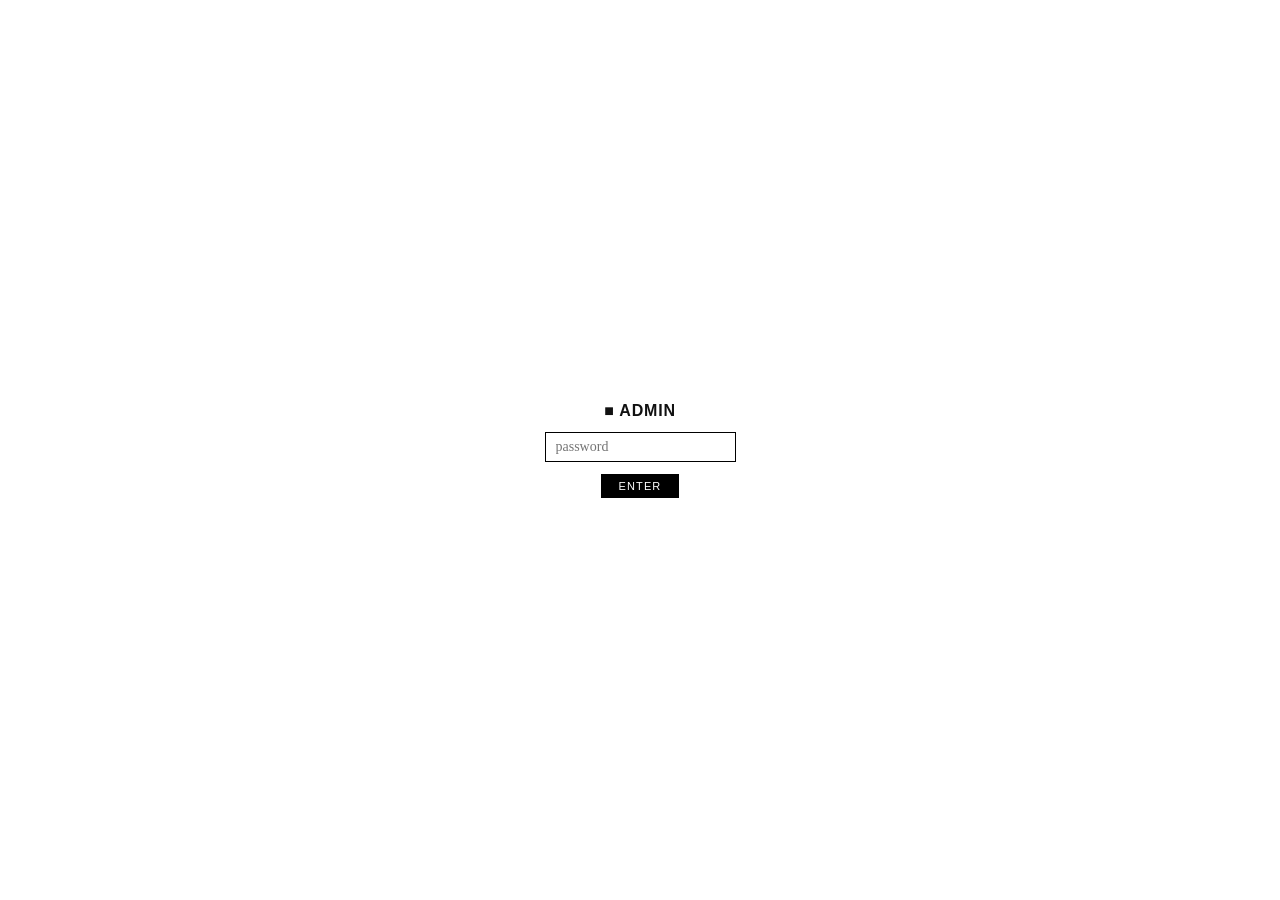
<file: admin/index.html>
<!DOCTYPE html>
<html lang="en">
<head>
<meta charset="UTF-8">
<meta name="viewport" content="width=device-width, initial-scale=1.0">
<title>admin</title>
<style>
* { box-sizing: border-box; margin: 0; padding: 0; }
body { background: #fff; font-family: "Times New Roman", serif; font-size: 14px; color: #111; }

#login-screen {
  position: fixed; top: 0; left: 0; right: 0; bottom: 0;
  display: flex; align-items: center; justify-content: center;
  flex-direction: column; gap: 12px;
}
#login-screen h2 { font-family: "Arial Black", sans-serif; font-size: 16px; text-transform: uppercase; letter-spacing: 0.05em; }
input[type=password], input[type=text], textarea {
  border: 1px solid #000; padding: 6px 10px;
  font-family: "Times New Roman", serif; font-size: 14px;
  outline: none; background: #fff;
}
.btn {
  background: #000; color: #fff; border: none;
  padding: 6px 18px; cursor: pointer;
  font-family: Arial, sans-serif; font-size: 11px;
  text-transform: uppercase; letter-spacing: 0.1em;
}
.btn:hover { background: #333; }
.btn:disabled { background: #999; cursor: default; }
.btn-ghost {
  background: none; border: 1px solid #000;
  padding: 5px 14px; cursor: pointer;
  font-family: Arial, sans-serif; font-size: 11px;
  text-transform: uppercase; letter-spacing: 0.08em;
}
.btn-ghost:hover { background: #000; color: #fff; }

#err { font-size: 11px; color: #c00; font-style: italic; display: none; }

#main { display: none; max-width: 680px; margin: 0 auto; padding: 32px 20px 80px; }

.topbar {
  display: flex; justify-content: space-between; align-items: baseline;
  border-bottom: 1px solid #000; padding-bottom: 8px; margin-bottom: 24px;
}
.topbar-title { font-family: "Arial Black", sans-serif; font-size: 13px; text-transform: uppercase; letter-spacing: 0.08em; }
.topbar a { font-size: 11px; color: #00c; text-decoration: underline; font-family: Arial, sans-serif; }

.token-bar {
  background: #f8f8f8; border: 1px solid #e0e0e0;
  padding: 10px 14px; margin-bottom: 24px;
  display: flex; align-items: center; gap: 10px; flex-wrap: wrap;
}
.token-bar label { font-size: 9px; font-family: Arial, sans-serif; text-transform: uppercase; letter-spacing: 0.12em; color: #aaa; white-space: nowrap; }
#token-input { flex: 1; min-width: 200px; font-size: 12px; padding: 4px 8px; border: 1px solid #ccc; }
#token-status { font-size: 11px; font-style: italic; color: #888; }

.lbl { font-size: 9px; font-family: Arial, sans-serif; text-transform: uppercase; letter-spacing: 0.12em; color: #aaa; margin-bottom: 4px; display: block; }

#ed-area { display: none; margin-bottom: 32px; }
#ed-title { width: 100%; font-family: "Arial Black", sans-serif; font-size: 20px; font-weight: 900; text-transform: uppercase; padding: 4px 0 6px; border: none; border-bottom: 1px solid #ccc; margin-bottom: 20px; }
#ed-title:focus { border-bottom-color: #000; outline: none; }
#ed-body { width: 100%; min-height: 360px; padding: 14px; font-size: 14px; line-height: 1.8; resize: vertical; border: 1px solid #ddd; }
#ed-body:focus { border-color: #aaa; outline: none; }
.ed-actions { display: flex; gap: 10px; align-items: center; margin-top: 12px; }
#save-status { font-size: 11px; color: #888; font-style: italic; }

.section-title { font-family: "Arial Black", sans-serif; font-size: 13px; text-transform: uppercase; letter-spacing: 0.08em; margin-bottom: 12px; }
.post-item { display: flex; justify-content: space-between; align-items: center; padding: 7px 0; border-bottom: 1px dotted #ddd; gap: 10px; }
.post-item-title { font-size: 13px; color: #00c; text-decoration: underline; cursor: pointer; flex: 1; }
.post-item-title:hover { color: #c00; }
.post-del { font-size: 10px; color: #c00; cursor: pointer; background: none; border: none; font-family: Arial, sans-serif; }
.post-del:hover { text-decoration: underline; }
#no-posts { font-size: 12px; color: #aaa; font-style: italic; }
</style>
</head>
<body>

<!-- login -->
<div id="login-screen">
  <h2>&#9632; admin</h2>
  <input type="password" id="pw" placeholder="password" onkeydown="if(event.key==='Enter')login()">
  <button class="btn" onclick="login()">enter</button>
  <span id="err">wrong password</span>
</div>

<!-- main -->
<div id="main">
  <div class="topbar">
    <span class="topbar-title">&#9632; admin</span>
    <a href="../">← back to site</a>
  </div>

  <!-- token bar -->
  <div class="token-bar">
    <label>GitHub Token</label>
    <input type="password" id="token-input" placeholder="ghp_...">
    <button class="btn" onclick="setToken()">set</button>
    <span id="token-status"></span>
  </div>

  <!-- new post button -->
  <button class="btn-ghost" onclick="newPost()" style="margin-bottom:24px;">+ new post</button>

  <!-- editor -->
  <div id="ed-area">
    <span class="lbl">title</span>
    <input type="text" id="ed-title" placeholder="POST TITLE">
    <span class="lbl" style="margin-top:16px;">body</span>
    <textarea id="ed-body" placeholder="write here..."></textarea>
    <div class="ed-actions">
      <button class="btn" id="save-btn" onclick="savePost()">save</button>
      <button class="btn-ghost" onclick="cancelEdit()">cancel</button>
      <span id="save-status"></span>
    </div>
  </div>

  <!-- post list -->
  <div id="posts-section">
    <div class="section-title">posts</div>
    <div id="posts-container"><span id="no-posts">loading...</span></div>
  </div>
</div>

<script>
var PASS = 'postirony';
var TOKEN = '';
var editingSlug = null;

function login() {
  if (document.getElementById('pw').value === PASS) {
    document.getElementById('login-screen').style.display = 'none';
    document.getElementById('main').style.display = 'block';
    // restore token if saved
    var saved = sessionStorage.getItem('gh_tok');
    if (saved) {
      document.getElementById('token-input').value = saved;
      TOKEN = saved;
      document.getElementById('token-status').textContent = 'token set';
    }
    loadPosts();
  } else {
    document.getElementById('err').style.display = 'block';
  }
}

function setToken() {
  var t = document.getElementById('token-input').value.trim();
  if (!t) return;
  TOKEN = t;
  sessionStorage.setItem('gh_tok', t);
  document.getElementById('token-status').textContent = 'token set ✓';
}

function getRepo() {
  var user = location.hostname.split('.')[0];
  var path = location.pathname.replace(/\/admin\/?.*/, '').replace(/^\/|\/$/g, '');
  return path ? user + '/' + path : user + '/' + user + '.github.io';
}

function newPost() {
  editingSlug = null;
  document.getElementById('ed-title').value = '';
  document.getElementById('ed-body').value = '';
  document.getElementById('save-status').textContent = '';
  document.getElementById('ed-area').style.display = 'block';
  document.getElementById('ed-title').focus();
}

function cancelEdit() {
  document.getElementById('ed-area').style.display = 'none';
  editingSlug = null;
}

function savePost() {
  if (!TOKEN) { alert('토큰을 먼저 입력하고 Set 버튼을 눌러주세요.'); return; }
  var title = document.getElementById('ed-title').value.trim();
  var body = document.getElementById('ed-body').value;
  if (!title) { alert('제목을 입력해주세요.'); return; }

  var btn = document.getElementById('save-btn');
  var st = document.getElementById('save-status');
  btn.disabled = true;
  st.textContent = 'saving...';

  var date = new Date().toISOString().split('T')[0];
  var slugTitle = title.toLowerCase().replace(/[^a-z0-9가-힣]+/g, '-').replace(/^-|-$/g, '');
  var filename = editingSlug || (date + '-' + slugTitle);
  var content = '---\ntitle: ' + title + '\ndate: ' + date + '\n---\n\n' + body;
  var encoded = btoa(unescape(encodeURIComponent(content)));
  var url = 'https://api.github.com/repos/' + getRepo() + '/contents/posts/' + filename + '.md';

  fetch(url, {
    headers: { 'Authorization': 'token ' + TOKEN, 'Accept': 'application/vnd.github.v3+json' }
  })
  .then(function(r) { return r.ok ? r.json() : null; })
  .then(function(existing) {
    var payload = { message: 'post: ' + title, content: encoded };
    if (existing && existing.sha) payload.sha = existing.sha;
    return fetch(url, {
      method: 'PUT',
      headers: {
        'Authorization': 'token ' + TOKEN,
        'Content-Type': 'application/json',
        'Accept': 'application/vnd.github.v3+json'
      },
      body: JSON.stringify(payload)
    });
  })
  .then(function(r) {
    btn.disabled = false;
    if (r.ok) {
      st.textContent = 'saved!';
      cancelEdit();
      loadPosts();
    } else {
      r.json().then(function(e) {
        st.textContent = 'error: ' + (e.message || r.status);
      });
    }
  })
  .catch(function(e) {
    btn.disabled = false;
    st.textContent = 'error: ' + e.message;
  });
}

function loadPosts() {
  fetch('https://api.github.com/repos/' + getRepo() + '/contents/posts', {
    headers: TOKEN ? { 'Authorization': 'token ' + TOKEN } : {}
  })
  .then(function(r) { return r.ok ? r.json() : []; })
  .then(function(files) {
    var c = document.getElementById('posts-container');
    if (!Array.isArray(files) || files.length === 0) {
      c.innerHTML = '<span id="no-posts">no posts yet</span>';
      return;
    }
    var mds = files.filter(function(f) { return f.name.endsWith('.md'); }).reverse();
    if (mds.length === 0) { c.innerHTML = '<span id="no-posts">no posts yet</span>'; return; }
    c.innerHTML = '';
    mds.forEach(function(f) {
      var div = document.createElement('div');
      div.className = 'post-item';
      var title = document.createElement('span');
      title.className = 'post-item-title';
      title.textContent = f.name.replace(/\.md$/, '');
      title.onclick = function() { editPost(f.name, f.sha); };
      var del = document.createElement('button');
      del.className = 'post-del';
      del.textContent = 'delete';
      del.onclick = function() { deletePost(f.name, f.sha); };
      div.appendChild(title);
      div.appendChild(del);
      c.appendChild(div);
    });
  })
  .catch(function() {
    document.getElementById('posts-container').innerHTML = '<span id="no-posts">posts 폴더가 없거나 불러오기 실패</span>';
  });
}

function editPost(filename, sha) {
  fetch('https://api.github.com/repos/' + getRepo() + '/contents/posts/' + filename, {
    headers: TOKEN ? { 'Authorization': 'token ' + TOKEN } : {}
  })
  .then(function(r) { return r.json(); })
  .then(function(data) {
    var decoded = decodeURIComponent(escape(atob(data.content.replace(/\n/g, ''))));
    var lines = decoded.split('\n');
    var title = ''; var bodyStart = 0;
    for (var i = 0; i < lines.length; i++) {
      if (lines[i].startsWith('title: ')) title = lines[i].replace('title: ', '');
      if (lines[i] === '---' && i > 0) { bodyStart = i + 2; break; }
    }
    document.getElementById('ed-title').value = title;
    document.getElementById('ed-body').value = lines.slice(bodyStart).join('\n').trim();
    editingSlug = filename.replace(/\.md$/, '');
    document.getElementById('ed-area').style.display = 'block';
    window.scrollTo(0, 0);
  });
}

function deletePost(filename, sha) {
  if (!TOKEN) { alert('토큰을 먼저 입력하고 Set 버튼을 눌러주세요.'); return; }
  if (!confirm(filename + ' 삭제할까요?')) return;
  fetch('https://api.github.com/repos/' + getRepo() + '/contents/posts/' + filename, {
    method: 'DELETE',
    headers: {
      'Authorization': 'token ' + TOKEN,
      'Content-Type': 'application/json',
      'Accept': 'application/vnd.github.v3+json'
    },
    body: JSON.stringify({ message: 'delete: ' + filename, sha: sha })
  }).then(function() { loadPosts(); });
}
</script>
</body>
</html>
</file>
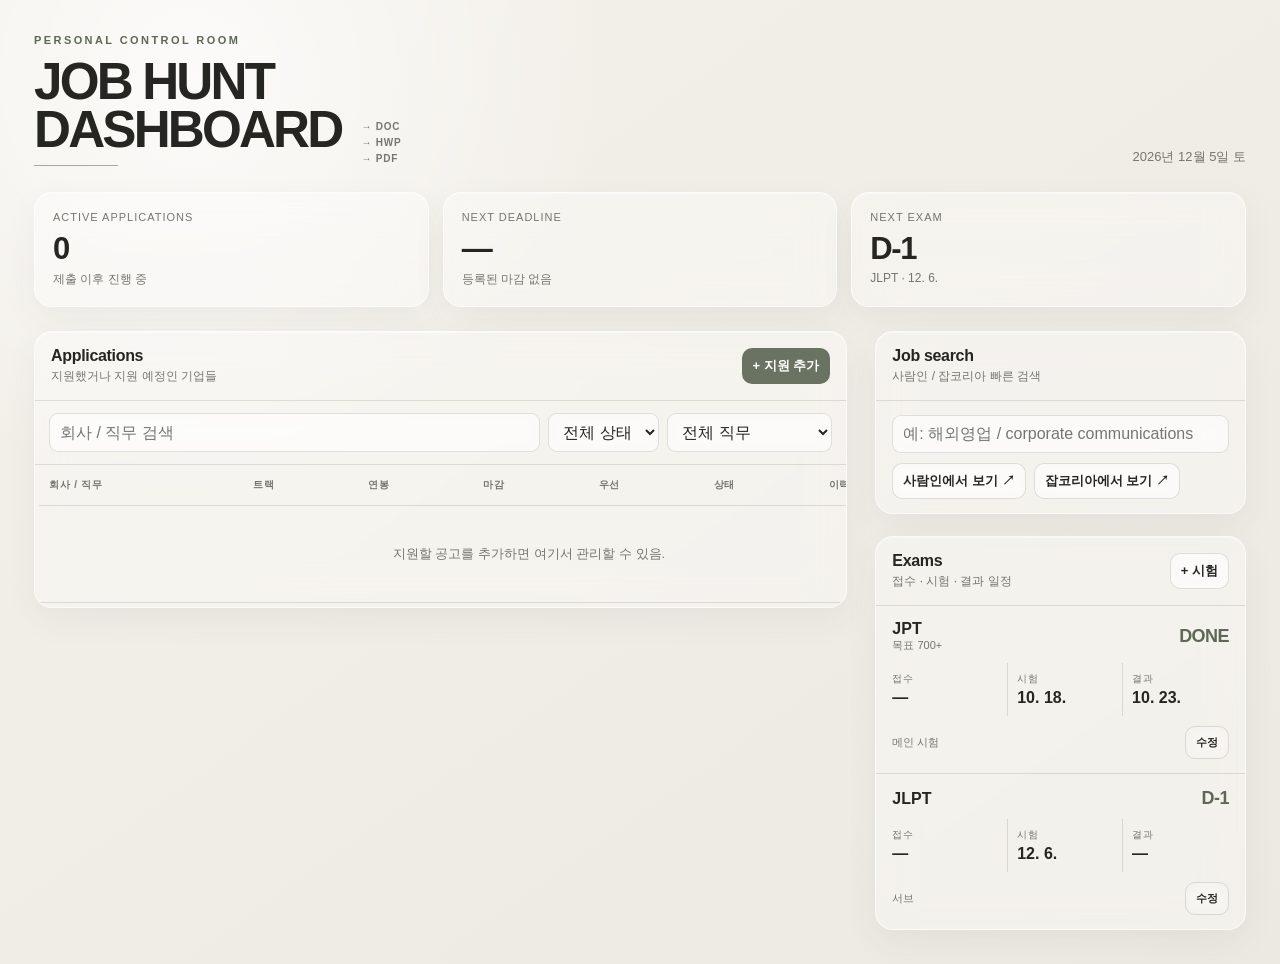
<file: dashboard/index.html>
<!doctype html>
<html lang="ko">
<head>
  <meta charset="utf-8" />
  <meta name="viewport" content="width=device-width, initial-scale=1" />
  <meta http-equiv="refresh" content="0; url=./v2/?v=20260916-6" />
  <title>Job Hunt Dashboard</title>
  <script>location.replace('./v2/?v=20260916-6');</script>
</head>
<body>
  <a href="./v2/?v=20260916-6">대시보드 열기</a>
</body>
</html>
</file>
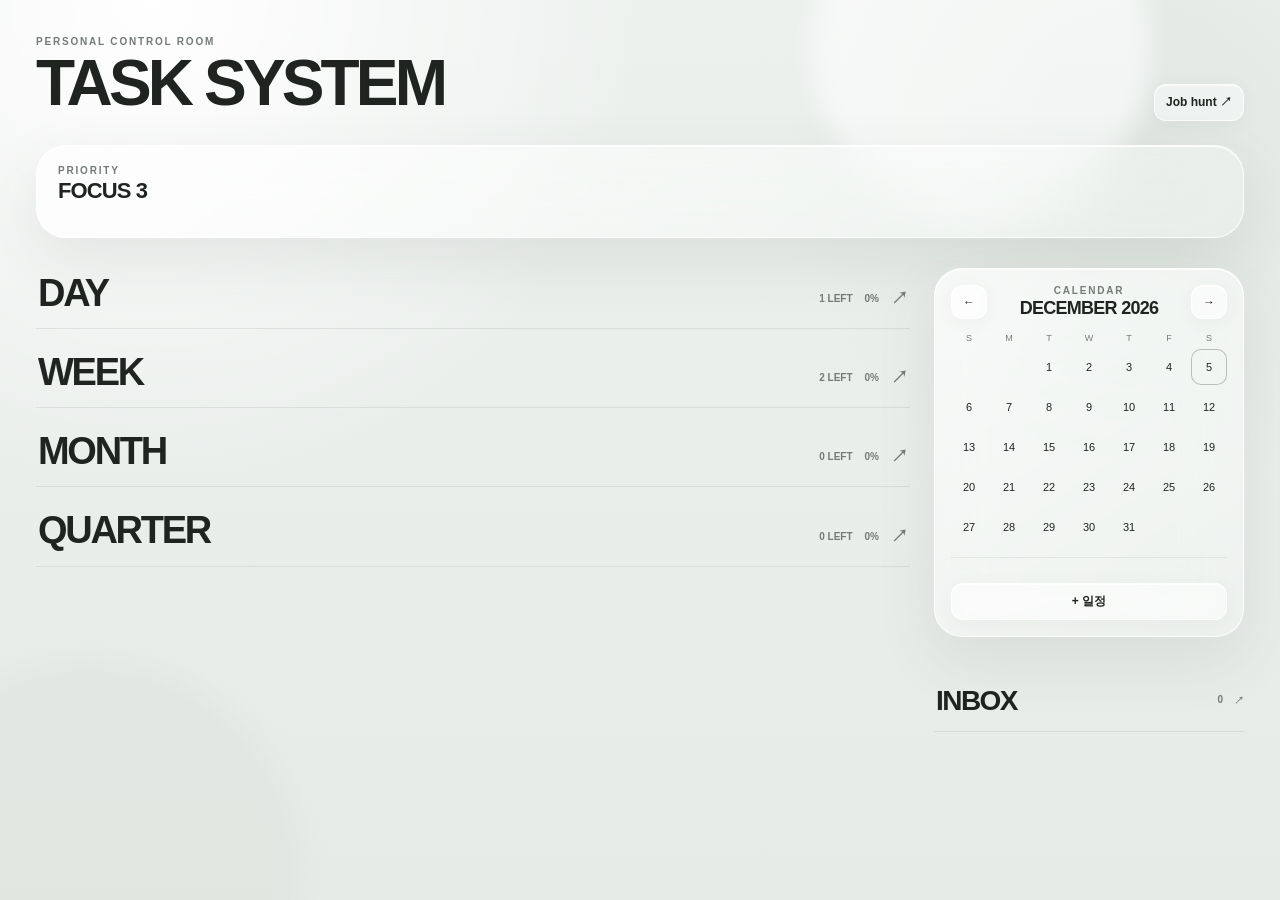
<file: dashboard/todo/index.html>
<!doctype html>
<html lang="ko">
<head>
  <meta charset="utf-8" />
  <meta name="viewport" content="width=device-width, initial-scale=1" />
  <title>Task System</title>
  <link rel="stylesheet" href="./style.css?v=12" />
</head>
<body>
  <div class="ambient ambient-a"></div><div class="ambient ambient-b"></div>
  <main class="shell">
    <header class="topbar">
      <div>
        <div class="eyebrow">personal control room</div>
        <h1>TASK SYSTEM</h1>
      </div>
      <div class="top-actions"><a class="link-btn" href="../">Job hunt ↗</a></div>
    </header>

    <section class="focus glass">
      <div class="section-head"><div><div class="section-kicker">Priority</div><h2>FOCUS 3</h2></div></div>
      <div id="focusList" class="focus-list"></div>
    </section>

    <div class="workspace">
      <div class="main-column"><div id="horizons"></div></div>
      <aside class="side-column">
        <section class="calendar glass">
          <div class="calendar-toolbar">
            <button id="prevMonth" class="icon-btn" type="button">←</button>
            <button id="openCalendar" class="calendar-title-button" type="button"><div class="section-kicker">Calendar</div><h2 id="calendarTitle"></h2></button>
            <button id="nextMonth" class="icon-btn" type="button">→</button>
          </div>
          <div class="weekdays"><span>S</span><span>M</span><span>T</span><span>W</span><span>T</span><span>F</span><span>S</span></div>
          <div id="calendarGrid" class="calendar-grid"></div>
          <div id="dayAgenda" class="day-agenda"></div>
          <div class="calendar-actions"><button id="addCalendarEvent" class="btn" type="button">+ 일정</button></div>
        </section>

        <button class="inbox-line" id="openInbox" type="button"><span>INBOX</span><span class="inbox-line-meta"><span id="inboxCount">0</span><span>↗</span></span></button>
      </aside>
    </div>
  </main>

  <dialog id="horizonDialog" class="horizon-dialog large-glass-dialog">
    <div class="horizon-popup-head">
      <div><div class="section-kicker">Planning horizon</div><h2 id="horizonDialogTitle">DAY</h2><div id="horizonTrail" class="horizon-trail"></div></div>
      <div class="popup-head-actions"><button type="button" class="btn popup-add-task" id="addHorizonTask">+ ADD TASK</button><button type="button" class="icon-btn close-popup" id="closeHorizonDialog">×</button></div>
    </div>
    <div id="horizonDialogBody" class="horizon-dialog-body"></div>
  </dialog>

  <dialog id="inboxDialog" class="horizon-dialog large-glass-dialog">
    <div class="horizon-popup-head">
      <div><div class="section-kicker">Capture</div><h2>INBOX</h2></div>
      <div class="popup-head-actions"><button type="button" class="btn" id="addInboxTask">+ ADD TASK</button><button type="button" class="icon-btn close-popup" id="closeInboxDialog">×</button></div>
    </div>
    <div class="inbox-popup-body" id="inboxList"></div>
  </dialog>

  <dialog id="calendarDialog" class="calendar-dialog large-glass-dialog">
    <div class="horizon-popup-head">
      <div><div class="section-kicker">Calendar</div><h2 id="calendarDialogTitle"></h2></div>
      <div class="popup-head-actions"><button type="button" class="btn" id="addCalendarEventLarge">+ 일정</button><button type="button" class="icon-btn close-popup" id="closeCalendarDialog">×</button></div>
    </div>
    <div class="calendar-dialog-body">
      <div class="calendar-large-nav"><button id="prevMonthLarge" class="icon-btn" type="button">←</button><button id="nextMonthLarge" class="icon-btn" type="button">→</button></div>
      <div class="weekdays large-weekdays"><span>SUN</span><span>MON</span><span>TUE</span><span>WED</span><span>THU</span><span>FRI</span><span>SAT</span></div>
      <div id="calendarGridLarge" class="calendar-grid calendar-grid-large"></div>
      <div id="calendarAgendaLarge" class="calendar-agenda-large"></div>
    </div>
  </dialog>

  <dialog id="taskDialog">
    <form id="taskForm">
      <div class="modal-head">TASK</div>
      <div class="form-grid">
        <input type="hidden" name="id" />
        <div class="field full"><label>할 일</label><input name="text" required /></div>
        <div class="field"><label>기간</label><select name="horizon"><option value="today">DAY</option><option value="week">WEEK</option><option value="month">MONTH</option><option value="quarter">QUARTER</option><option value="inbox">INBOX</option></select></div>
        <div class="field"><label>영역</label><select name="area"><option value="alpha">ALPHA</option><option value="beta">BETA</option><option value="gamma">GAMMA</option><option value="none">미분류</option></select></div>
        <div class="field"><label>기한</label><input name="due" type="date" /></div>
        <div class="field"><label>중요도</label><select name="priority"><option value="normal">보통</option><option value="high">높음</option><option value="low">낮음</option></select></div>
        <label class="focus-check"><input type="checkbox" name="focus" value="yes" /> <span>FOCUS 3에 표시</span></label>
        <div class="field full"><label>메모</label><textarea name="notes" placeholder="필요하면 짧게"></textarea></div>
      </div>
      <div class="modal-actions"><button type="button" class="btn danger" id="deleteTaskBtn">삭제</button><button type="button" class="btn" id="cancelTaskBtn">취소</button><button type="submit" class="btn primary">저장</button></div>
    </form>
  </dialog>

  <dialog id="eventDialog">
    <form id="eventForm">
      <div class="modal-head">CALENDAR EVENT</div>
      <div class="form-grid">
        <input type="hidden" name="id" />
        <div class="field full"><label>일정</label><input name="text" required /></div>
        <div class="field full"><label>날짜</label><input name="date" type="date" required /></div>
        <div class="field full"><label>메모</label><textarea name="notes" placeholder="필요하면 짧게"></textarea></div>
      </div>
      <div class="modal-actions"><button type="button" class="btn danger" id="deleteEventBtn">삭제</button><button type="button" class="btn" id="cancelEventBtn">취소</button><button type="submit" class="btn primary">저장</button></div>
    </form>
  </dialog>

  <script src="./app.js?v=12"></script>
</body>
</html>
</file>
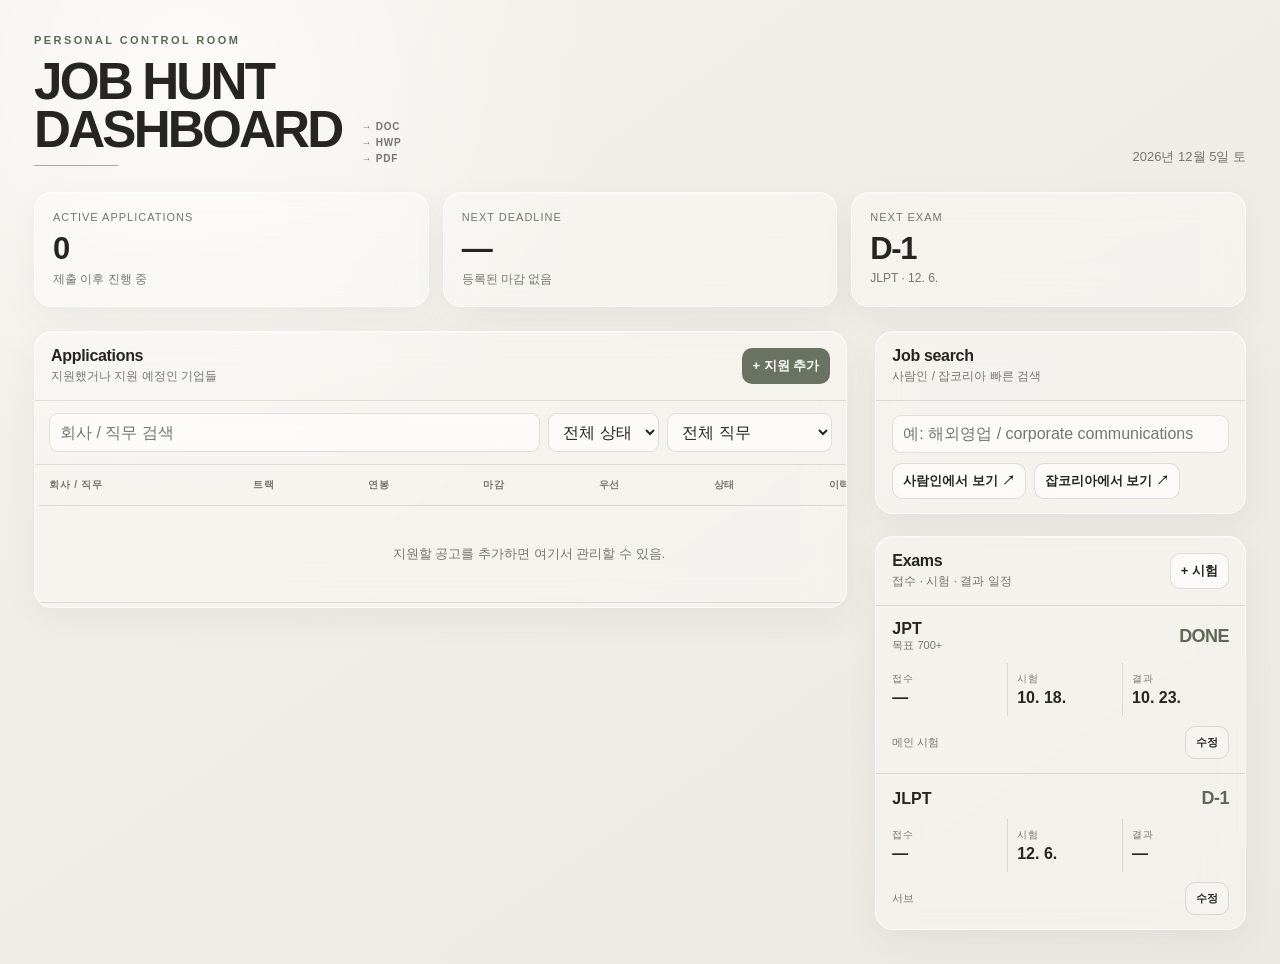
<file: dashboard/v2/index.html>
<!doctype html>
<html lang="ko">
<head>
  <meta charset="utf-8" />
  <meta name="viewport" content="width=device-width, initial-scale=1" />
  <title>Job Hunt Control Room</title>
  <link rel="stylesheet" href="./style.css?v=7" />
</head>
<body>
  <main class="shell">
    <header class="topbar">
      <div class="title-wrap">
        <div class="eyebrow">personal control room</div>
        <div class="title-row">
          <div>
            <h1>JOB HUNT<br/>DASHBOARD</h1>
            <div class="title-rule"></div>
          </div>
          <div class="resume-shortcuts" aria-label="이력서 바로가기">
            <button class="resume-shortcut" data-open-vault>→ DOC</button>
            <button class="resume-shortcut" data-open-vault>→ HWP</button>
            <button class="resume-shortcut" data-open-vault>→ PDF</button>
          </div>
        </div>
      </div>
      <div class="today" id="today"></div>
    </header>

    <section class="summary">
      <article class="metric glass"><div class="label">Active applications</div><div class="value" id="mActive">0</div><div class="sub">제출 이후 진행 중</div></article>
      <article class="metric glass"><div class="label">Next deadline</div><div class="value" id="mDeadline">—</div><div class="sub" id="mDeadlineSub">등록된 마감 없음</div></article>
      <article class="metric glass"><div class="label">Next exam</div><div class="value" id="mExam">—</div><div class="sub" id="mExamSub">등록된 시험 없음</div></article>
    </section>

    <div class="layout">
      <section class="panel glass applications-panel">
        <div class="panel-head">
          <div><div class="panel-title">Applications</div><div class="panel-note">지원했거나 지원 예정인 기업들</div></div>
          <button class="btn primary" id="addJobBtn">+ 지원 추가</button>
        </div>
        <div class="toolbar">
          <input id="jobSearch" placeholder="회사 / 직무 검색" />
          <select id="jobStatusFilter"><option value="all">전체 상태</option><option>관심</option><option>작성중</option><option>제출</option><option>서류합</option><option>면접</option><option>최종합</option><option>종료</option></select>
          <select id="jobTrackFilter"><option value="all">전체 직무</option><option>해외영업</option><option>PR/커뮤니케이션</option><option>기타</option></select>
        </div>
        <div class="table-wrap"><table><thead><tr><th>회사 / 직무</th><th>트랙</th><th>연봉</th><th>마감</th><th>우선</th><th>상태</th><th>이력서</th><th></th></tr></thead><tbody id="jobBody"></tbody></table></div>
      </section>

      <div class="stack">
        <section class="panel glass">
          <div class="panel-head"><div><div class="panel-title">Job search</div><div class="panel-note">사람인 / 잡코리아 빠른 검색</div></div></div>
          <div class="job-search-box"><input id="siteKeyword" placeholder="예: 해외영업 / corporate communications" /><div class="quick-links"><button class="btn" id="searchSaraminBtn">사람인에서 보기 ↗</button><button class="btn" id="searchJobkoreaBtn">잡코리아에서 보기 ↗</button></div></div>
        </section>

        <section class="panel glass">
          <div class="panel-head"><div><div class="panel-title">Exams</div><div class="panel-note">접수 · 시험 · 결과 일정</div></div><button class="btn" id="addExamBtn">+ 시험</button></div>
          <div class="exam-list" id="examList"></div>
        </section>
      </div>
    </div>
  </main>

  <dialog id="jobDialog">
    <form id="jobForm">
      <div class="modal-head">지원 항목</div>
      <div class="form-grid">
        <input type="hidden" name="id" />
        <div class="field"><label>회사</label><input name="company" required /></div>
        <div class="field"><label>직무</label><input name="role" required /></div>
        <div class="field"><label>트랙</label><select name="track"><option>해외영업</option><option>PR/커뮤니케이션</option><option>기타</option></select></div>
        <div class="field"><label>연봉</label><input name="salary" placeholder="예: 3300 / 회사내규" /></div>
        <div class="field"><label>마감일</label><input name="deadline" type="date" /></div>
        <div class="field"><label>우선순위</label><select name="priority"><option>A</option><option selected>B</option><option>C</option></select></div>
        <div class="field"><label>상태</label><select name="status"><option>관심</option><option>작성중</option><option>제출</option><option>서류합</option><option>면접</option><option>최종합</option><option>종료</option></select></div>
        <div class="field"><label>지원일</label><input name="submitted" type="date" /></div>
        <div class="field full"><label>사용 이력서</label><select name="resumeId" id="jobResumeSelect"><option value="">연결 안 함</option></select></div>
        <div class="field full"><label>공고 링크</label><input name="url" type="url" placeholder="https://" /></div>
        <div class="field full"><label>메모</label><textarea name="notes" placeholder="자소서 포인트, 담당업무, 면접 메모"></textarea></div>
      </div>
      <div class="modal-actions"><button type="button" class="btn cancel-btn" data-close-dialog="jobDialog">취소</button><button type="submit" class="btn primary">저장</button></div>
    </form>
  </dialog>

  <dialog id="examDialog">
    <form id="examForm">
      <div class="modal-head">시험</div>
      <div class="form-grid">
        <input type="hidden" name="id" />
        <div class="field full"><label>시험명</label><input name="name" required /></div>
        <div class="field"><label>접수 마감 / 접수일</label><input name="registrationDate" type="date" /></div>
        <div class="field"><label>응시료</label><input name="fee" placeholder="예: 50,000원" /></div>
        <div class="field"><label>시험일</label><input name="date" type="date" required /></div>
        <div class="field"><label>결과 발표일</label><input name="resultDate" type="date" /></div>
        <div class="field"><label>목표</label><input name="goal" placeholder="예: 700+" /></div>
        <div class="field"><label>메모</label><input name="notes" placeholder="접수 완료 등" /></div>
      </div>
      <div class="modal-actions"><button type="button" class="btn cancel-btn" data-close-dialog="examDialog">취소</button><button type="submit" class="btn primary">저장</button></div>
    </form>
  </dialog>

  <dialog id="resumeDialog">
    <div class="modal-head resume-modal-head"><span>Resume vault</span><label class="btn" for="resumeInput">+ 이력서</label></div>
    <input id="resumeInput" type="file" accept=".pdf,.hwp,.hwpx,.doc,.docx,application/pdf,application/msword,application/vnd.openxmlformats-officedocument.wordprocessingml.document" hidden multiple />
    <div id="resumeList" class="resume-list"></div>
    <div class="modal-actions"><button type="button" class="btn cancel-btn" data-close-dialog="resumeDialog">닫기</button></div>
  </dialog>

  <div hidden><button id="exportBtn" type="button"></button><input id="importInput" type="file" accept="application/json" /><button id="resetBtn" type="button"></button></div>
  <script src="./app.js?v=7"></script>
  <script src="./resume-fix.js?v=1"></script>
</body>
</html>
</file>
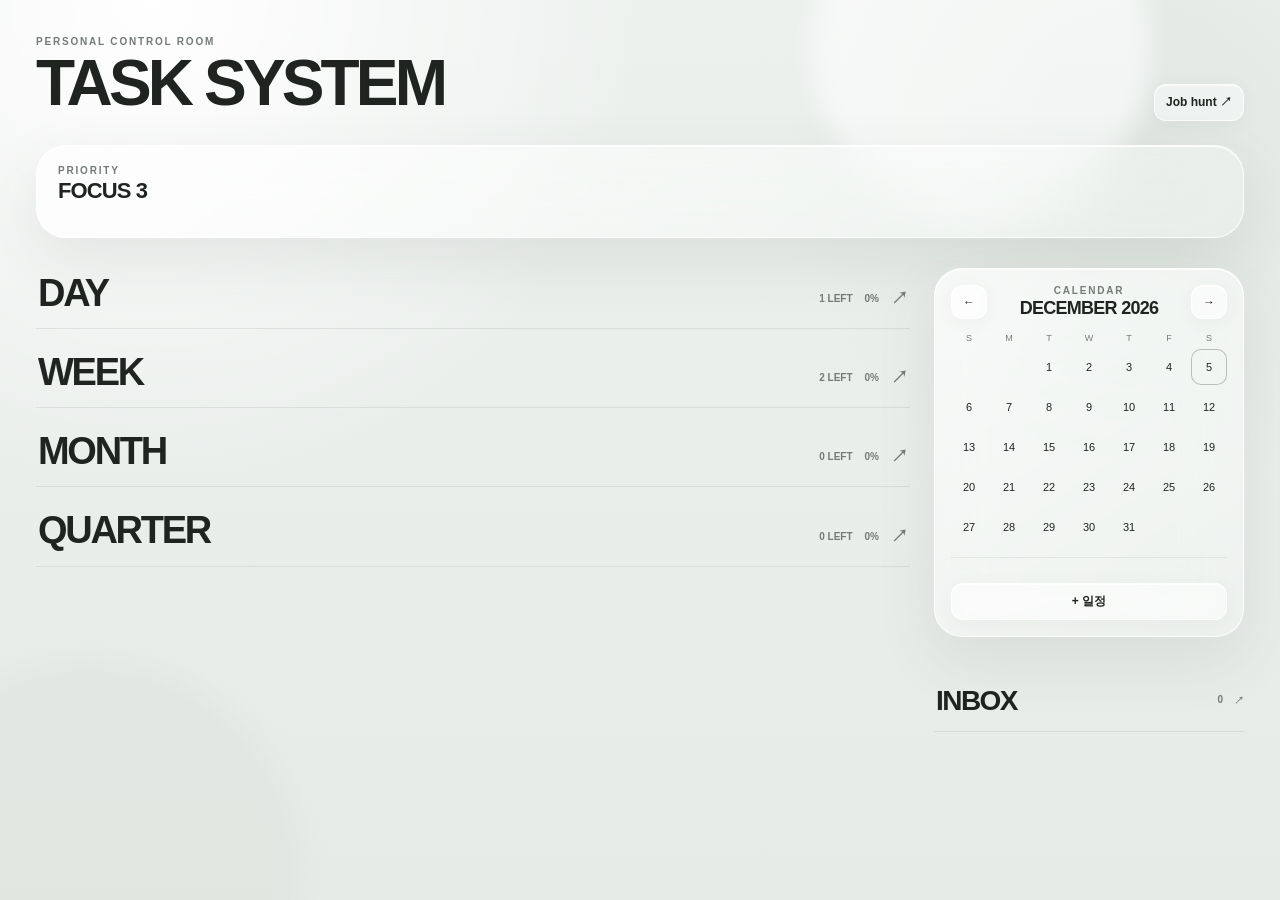
<file: dashboard/todo.html>
<!doctype html><html lang="ko"><head><meta charset="utf-8"><meta name="viewport" content="width=device-width,initial-scale=1"><meta http-equiv="refresh" content="0; url=./todo/?v=2"><title>Task System</title><script>location.replace('./todo/?v=2');</script></head><body><a href="./todo/?v=2">Task System 열기</a></body></html>
</file>
<file: dashboard/todo/style.css>
:root{--text:#202421;--muted:#747b76;--line:rgba(88,99,91,.16);--accent:#4e5c52;--alpha:#4d725f;--beta:#7a6ca1;--gamma:#a06f58}*{box-sizing:border-box}html{color-scheme:light}body{margin:0;min-height:100vh;background:radial-gradient(circle at 12% 0%,rgba(255,255,255,.98),transparent 34%),radial-gradient(circle at 88% 16%,rgba(198,210,202,.35),transparent 26%),linear-gradient(180deg,#edf1ee,#e7ebe8);color:var(--text);font-family:Helvetica,Arial,sans-serif;overflow-x:hidden}.ambient{position:fixed;border-radius:999px;filter:blur(12px);pointer-events:none;z-index:-1}.ambient-a{width:340px;height:340px;background:rgba(255,255,255,.58);top:-120px;right:10%}.ambient-b{width:420px;height:420px;background:rgba(191,204,195,.16);bottom:-180px;left:-120px}.shell{max-width:1460px;margin:0 auto;padding:36px}.topbar{display:flex;justify-content:space-between;align-items:flex-end;gap:20px;margin-bottom:24px}.eyebrow,.section-kicker{font-size:10px;text-transform:uppercase;letter-spacing:.18em;color:var(--muted);font-weight:700}h1{margin:7px 0 8px;font-size:clamp(36px,5vw,66px);letter-spacing:-.06em;line-height:.92}h2{margin:2px 0 0;font-size:22px;letter-spacing:-.04em}.top-actions,.popup-head-actions,.modal-actions,.calendar-actions{display:flex;align-items:center;gap:8px}.btn,.link-btn,.icon-btn{font:inherit;border:1px solid rgba(255,255,255,.74);background:rgba(255,255,255,.46);backdrop-filter:blur(18px) saturate(125%);-webkit-backdrop-filter:blur(18px) saturate(125%);color:var(--text);border-radius:12px;padding:9px 11px;text-decoration:none;font-weight:700;font-size:12px;cursor:pointer;box-shadow:0 4px 18px rgba(70,78,71,.05),inset 0 1px 0 rgba(255,255,255,.62);transition:.18s ease}.btn:hover,.link-btn:hover,.icon-btn:hover{transform:translateY(-1px);background:rgba(255,255,255,.72)}.btn.primary{background:rgba(82,96,87,.92);color:#fff}.btn.danger{color:#984b4b}.glass{background:linear-gradient(145deg,rgba(255,255,255,.72),rgba(255,255,255,.24));border:1px solid rgba(255,255,255,.82);box-shadow:0 22px 60px rgba(70,78,71,.10),inset 0 1px 0 rgba(255,255,255,.86);backdrop-filter:blur(28px) saturate(150%);-webkit-backdrop-filter:blur(28px) saturate(150%);border-radius:28px}.section-head{display:flex;justify-content:space-between;align-items:flex-end}.focus{padding:19px 21px;margin-bottom:30px;border-radius:30px}.focus-list{display:grid;grid-template-columns:repeat(3,1fr);gap:11px;margin-top:14px}.focus-card{display:grid;grid-template-columns:auto 1fr auto;align-items:center;gap:10px;padding:13px 14px;border:1px solid rgba(255,255,255,.76);border-radius:19px;background:linear-gradient(145deg,rgba(255,255,255,.60),rgba(255,255,255,.24));box-shadow:inset 0 1px 0 rgba(255,255,255,.82),0 9px 26px rgba(80,88,82,.06)}.focus-index{font-size:10px;color:var(--muted);font-weight:800}.focus-task{font-size:13px;font-weight:800}.focus-card input,.task input{accent-color:var(--accent)}.workspace{display:grid;grid-template-columns:minmax(0,1fr) 310px;gap:24px;align-items:start}.side-column{position:sticky;top:18px}.horizon-line{width:100%;display:flex;align-items:flex-end;justify-content:space-between;gap:20px;border:0;border-bottom:1px solid rgba(88,99,91,.12);background:transparent;color:inherit;padding:8px 2px 18px;margin-bottom:18px;cursor:pointer;text-align:left;transition:.18s ease}.horizon-line:hover,.inbox-line:hover{padding-left:8px}.horizon-title{font-size:38px;font-weight:850;letter-spacing:-.06em;line-height:.9}.horizon-status{display:flex;align-items:center;gap:12px;color:var(--muted);font-size:10px;font-weight:700}.horizon-arrow{font-size:17px}.calendar{padding:16px}.calendar-toolbar{display:grid;grid-template-columns:auto 1fr auto;align-items:center;gap:10px}.calendar-title-button{border:0;background:transparent;color:inherit;cursor:pointer;padding:0;text-align:center}.calendar-title-button h2{font-size:18px}.calendar-title-button:hover h2{text-decoration:underline;text-decoration-thickness:1px;text-underline-offset:4px}.weekdays,.calendar-grid{display:grid;grid-template-columns:repeat(7,1fr);gap:4px}.weekdays{margin-top:14px;color:var(--muted);font-size:9px;text-align:center}.calendar-grid{margin-top:6px}.cal-empty{aspect-ratio:1}.cal-day{position:relative;aspect-ratio:1;border:0;background:transparent;border-radius:10px;color:var(--text);font:inherit;font-size:11px;cursor:pointer}.cal-day:hover{background:rgba(255,255,255,.58)}.cal-day.today{box-shadow:inset 0 0 0 1px rgba(78,92,82,.35)}.cal-day.selected{background:rgba(82,96,87,.12)}.event-dots{position:absolute;left:50%;bottom:3px;transform:translateX(-50%);display:flex;gap:3px;min-height:8px;align-items:center;justify-content:center;pointer-events:none}.event-dot{display:inline-block;width:8px;height:8px;border-radius:999px;flex:none;background:var(--accent);box-shadow:0 0 0 1px rgba(255,255,255,.85),0 1px 3px rgba(40,45,42,.18)}.day-agenda{margin-top:12px;padding-top:11px;border-top:1px solid rgba(88,99,91,.10);display:grid;gap:6px}.agenda-date{font-size:11px;font-weight:800}.calendar-event-row{display:grid;grid-template-columns:auto 1fr auto;align-items:start;gap:9px;padding:7px 0;border-bottom:1px solid rgba(88,99,91,.08);font-size:11px}.calendar-event-row strong{font-size:11px}.calendar-event-row.large{padding:12px 0;font-size:13px}.calendar-event-row.large strong{font-size:13px}.calendar-event-row p{margin:4px 0 0;color:var(--muted);font-size:11px}.event-row-actions{display:flex;gap:8px}.event-row-actions button,.task-actions button{border:0;background:transparent;color:var(--muted);font-size:9px;letter-spacing:.08em;cursor:pointer;padding:2px}.calendar-actions{margin-top:14px}.calendar-actions .btn{width:100%}.inbox-line{width:100%;display:flex;justify-content:space-between;align-items:center;border:0;border-bottom:1px solid rgba(88,99,91,.12);background:transparent;color:var(--text);padding:18px 2px 14px;margin-top:30px;font:inherit;font-size:28px;font-weight:850;letter-spacing:-.055em;cursor:pointer;text-align:left;transition:.18s ease}.inbox-line-meta{display:flex;gap:12px;color:var(--muted);font-size:10px}.area{display:grid;grid-template-columns:120px minmax(0,1fr);min-height:150px;background:rgba(255,255,255,.10);border-bottom:1px solid rgba(88,99,91,.09)}.area-head{display:flex;align-items:center;justify-content:flex-start;padding:24px 18px 24px 28px;border-right:1px solid rgba(88,99,91,.08)}.area-name{font-weight:900;letter-spacing:.16em;font-size:15px}.area-alpha .area-name{color:var(--alpha)}.area-beta .area-name{color:var(--beta)}.area-gamma .area-name{color:var(--gamma)}.task-list{display:grid;align-content:start;padding:14px 28px}.task-list:empty{min-height:8px}.task{display:grid;grid-template-columns:auto 1fr auto;gap:9px;align-items:start;padding:10px 0;border-bottom:1px solid rgba(88,99,91,.09)}.task.done{opacity:.34;filter:grayscale(.35)}.task.done .task-text{text-decoration:line-through}.task-text{font-size:13px;font-weight:700}.task-meta{font-size:10px;color:var(--muted);margin-top:3px}.task-actions{display:flex;gap:7px}.priority-high .task-text:before{content:'• ';color:#9a4f46}dialog{width:min(600px,calc(100vw - 28px));border:1px solid rgba(255,255,255,.84);border-radius:26px;background:linear-gradient(150deg,rgba(249,251,249,.90),rgba(232,238,233,.76));backdrop-filter:blur(34px) saturate(150%);-webkit-backdrop-filter:blur(34px) saturate(150%);box-shadow:0 36px 110px rgba(50,58,52,.24),inset 0 1px 0 rgba(255,255,255,.9);padding:0;color:var(--text)}dialog::backdrop{background:rgba(76,83,77,.20);backdrop-filter:blur(10px)}.large-glass-dialog{width:min(980px,calc(100vw - 48px));max-height:min(84vh,860px);border-radius:34px;overflow:hidden}.horizon-popup-head{display:flex;justify-content:space-between;align-items:flex-start;gap:20px;padding:26px 30px 20px;border-bottom:1px solid rgba(88,99,91,.10)}.horizon-popup-head h2{font-size:40px;letter-spacing:-.06em}.horizon-trail{margin-top:6px;font-size:8px;letter-spacing:.20em;color:var(--muted);font-weight:800}.close-popup{border-radius:999px;width:34px;height:34px;padding:0;font-size:18px}.horizon-dialog-body,.inbox-popup-body{max-height:calc(min(84vh,860px) - 104px);overflow:auto}.inbox-popup-body{padding:12px 30px 26px}.calendar-dialog-body{padding:20px 30px 30px;max-height:calc(min(84vh,860px) - 104px);overflow:auto}.calendar-large-nav{display:flex;justify-content:flex-end;gap:8px;margin-bottom:12px}.large-weekdays{font-size:10px}.calendar-grid-large{gap:7px}.cal-day-large{min-height:72px;aspect-ratio:auto;border-radius:14px;font-size:13px;display:flex;align-items:flex-start;justify-content:flex-start;padding:10px}.calendar-agenda-large{margin-top:22px;padding-top:18px;border-top:1px solid rgba(88,99,91,.10)}.large-agenda-date{font-size:14px;margin-bottom:8px}.modal-head{padding:18px 20px;border-bottom:1px solid rgba(88,99,91,.12);font-weight:800;letter-spacing:.08em}.form-grid{padding:18px 20px;display:grid;grid-template-columns:1fr 1fr;gap:12px}.field{display:grid;gap:6px}.field.full{grid-column:1/-1}.field label{font-size:10px;text-transform:uppercase;letter-spacing:.08em;color:var(--muted);font-weight:700}.field input,.field select,.field textarea{width:100%;padding:11px 12px;border:1px solid var(--line);border-radius:10px;background:rgba(255,255,255,.70);font:inherit;color:var(--text);outline:none}.field textarea{min-height:90px;resize:vertical}.focus-check{grid-column:1/-1;display:flex;align-items:center;gap:8px;color:var(--muted);font-size:11px}.modal-actions{justify-content:flex-end;padding:0 20px 20px}.modal-actions .danger{margin-right:auto}@media(max-width:1060px){.workspace{grid-template-columns:1fr}.side-column{position:static}.focus-list{grid-template-columns:1fr 1fr}}@media(max-width:900px){.topbar{align-items:flex-start;flex-direction:column}.focus-list{grid-template-columns:1fr}.large-glass-dialog{width:min(94vw,980px)}}@media(max-width:620px){.shell{padding:18px}.form-grid{grid-template-columns:1fr}.field.full,.focus-check{grid-column:auto}.horizon-title{font-size:31px}.large-glass-dialog{width:calc(100vw - 20px);border-radius:24px}.horizon-popup-head{padding:18px;flex-direction:column}.calendar-dialog-body{padding:16px}.cal-day-large{min-height:48px;padding:6px}.inbox-line{font-size:24px}.area{grid-template-columns:88px minmax(0,1fr)}.area-head{padding:18px 10px 18px 14px}.area-name{font-size:12px}.task-list{padding:10px 14px}}
</file>
<file: dashboard/v2/style.css>
:root{--bg1:#f4f1eb;--bg2:#ece9e2;--text:#252622;--muted:#74766f;--line:rgba(122,122,112,.22);--accent:#5e6856;--danger:#a35656;--warn:#8b713f;--good:#4b6650;--glass:rgba(255,255,255,.34);--glass2:rgba(255,255,255,.48);--radius:18px}
*{box-sizing:border-box}html{color-scheme:light}body{margin:0;min-height:100vh;color:var(--text);font-family:Helvetica,Arial,"Helvetica Neue",sans-serif;background:radial-gradient(circle at 15% 8%,rgba(255,255,255,.72),transparent 30%),linear-gradient(145deg,var(--bg1),var(--bg2))}button,input,select,textarea{font:inherit}button{cursor:pointer}a{color:inherit}.shell{max-width:1480px;margin:0 auto;padding:34px}.topbar{display:flex;align-items:flex-end;justify-content:space-between;gap:18px;margin-bottom:26px}.title-wrap{display:grid;gap:6px}.title-row{display:flex;align-items:flex-end;gap:20px}.eyebrow{color:var(--accent);font-size:11px;font-weight:700;letter-spacing:.22em;text-transform:uppercase}h1{margin:6px 0 0;font-size:clamp(30px,4vw,54px);line-height:.94;letter-spacing:-.055em;font-weight:700}.title-rule{width:84px;height:1px;background:rgba(37,38,34,.38);margin-top:11px}.today{color:var(--muted);font-size:13px;text-align:right}.resume-shortcuts{display:flex;flex-direction:column;gap:3px;padding-bottom:1px}.resume-shortcut{border:0;background:transparent;padding:1px 0;color:var(--muted);font-size:10px;font-weight:700;letter-spacing:.08em;text-transform:uppercase;text-align:left}.resume-shortcut:hover{color:var(--text);transform:translateX(2px)}.summary{display:grid;grid-template-columns:repeat(3,minmax(0,1fr));gap:14px;margin-bottom:24px}.glass{background:var(--glass);border:1px solid rgba(255,255,255,.58);box-shadow:inset 0 1px 0 rgba(255,255,255,.46),0 12px 34px rgba(73,69,60,.06);backdrop-filter:blur(18px) saturate(115%);-webkit-backdrop-filter:blur(18px) saturate(115%)}.metric{border-radius:var(--radius);padding:18px}.metric .label{color:var(--muted);font-size:11px;text-transform:uppercase;letter-spacing:.09em}.metric .value{margin-top:8px;font-size:31px;font-weight:700;letter-spacing:-.045em}.metric .sub{margin-top:4px;color:var(--muted);font-size:12px;min-height:16px}.layout{display:grid;grid-template-columns:1.58fr .72fr;gap:28px;align-items:start}.stack{display:grid;gap:22px}.panel{border-radius:var(--radius);overflow:hidden}.panel-head{display:flex;align-items:center;justify-content:space-between;gap:10px;padding:15px 16px;border-bottom:1px solid var(--line)}.panel-title{font-weight:700;letter-spacing:-.02em}.panel-note{color:var(--muted);font-size:12px;margin-top:3px}.btn{border:1px solid rgba(105,105,97,.2);background:rgba(255,255,255,.5);color:var(--text);border-radius:10px;padding:8px 10px;font-weight:600;font-size:13px;backdrop-filter:blur(10px)}.btn:hover{background:rgba(255,255,255,.72)}.btn.primary{background:rgba(94,104,86,.92);color:#fff;border-color:transparent}.btn.ghost{background:transparent}.btn.danger{color:var(--danger)}.toolbar{display:flex;gap:8px;padding:12px 14px;border-bottom:1px solid var(--line);flex-wrap:wrap}.toolbar select,.toolbar input,.job-search-box input{background:rgba(255,255,255,.46);border:1px solid rgba(113,113,102,.2);color:var(--text);border-radius:9px;padding:9px 10px;backdrop-filter:blur(10px)}.toolbar input{flex:1;min-width:180px}.table-wrap{overflow-x:auto;padding:0 4px 4px}table{width:100%;border-collapse:collapse;min-width:980px}th,td{padding:13px 10px;border-bottom:1px solid var(--line);text-align:left;vertical-align:middle}th{color:var(--muted);font-size:10px;text-transform:uppercase;letter-spacing:.08em;font-weight:700}td{font-size:13px}tbody tr:hover{background:rgba(255,255,255,.2)}.company{font-weight:700}.role{color:var(--muted);margin-top:3px;font-size:12px}.tag{display:inline-flex;align-items:center;gap:6px;border:1px solid var(--line);border-radius:999px;padding:5px 8px;font-size:11px;font-weight:700;white-space:nowrap}.tag.a{color:#536333}.tag.b{color:#526b85}.tag.c{color:var(--muted)}.tag.good{color:var(--good)}.tag.warn{color:var(--warn)}.tag.bad{color:var(--danger)}.muted{color:var(--muted)}.tiny{font-size:11px}.exam-list,.resume-list{display:grid}.exam-row,.resume-row{padding:14px 16px;border-bottom:1px solid var(--line);display:grid;gap:10px}.exam-row:last-child,.resume-row:last-child{border-bottom:0}.exam-row-head,.resume-top{display:flex;align-items:center;justify-content:space-between;gap:10px}.exam-name,.resume-name{font-weight:700;word-break:break-all}.dday{color:var(--accent);font-weight:700;font-size:18px;letter-spacing:-.03em}.exam-dates{display:grid;grid-template-columns:repeat(3,1fr);gap:8px}.exam-date-block{display:grid;gap:3px;padding:9px;border-left:1px solid var(--line)}.exam-date-block:first-child{border-left:0;padding-left:0}.exam-date-label{color:var(--muted);font-size:10px;text-transform:uppercase;letter-spacing:.08em}.exam-row-foot{display:flex;align-items:center;justify-content:space-between;gap:8px}.empty{padding:26px 16px;text-align:center;color:var(--muted);font-size:13px}.job-search-box{padding:14px 16px;display:grid;gap:10px}.job-search-box input{width:100%}.quick-links{display:flex;gap:8px;flex-wrap:wrap}.resume-actions{display:flex;gap:6px;flex-wrap:wrap}dialog{width:min(620px,calc(100vw - 28px));border:1px solid rgba(255,255,255,.56);border-radius:18px;background:rgba(247,245,239,.78);color:var(--text);padding:0;box-shadow:0 28px 80px rgba(60,56,48,.18);backdrop-filter:blur(22px) saturate(120%);-webkit-backdrop-filter:blur(22px) saturate(120%)}dialog::backdrop{background:rgba(83,80,72,.18);backdrop-filter:blur(5px)}.modal-head{padding:18px 20px;border-bottom:1px solid var(--line);font-weight:700}.resume-modal-head{display:flex;align-items:center;justify-content:space-between}.form-grid{padding:18px 20px;display:grid;grid-template-columns:1fr 1fr;gap:12px}.field{display:grid;gap:6px}.field.full{grid-column:1/-1}.field label{color:var(--muted);font-size:10px;text-transform:uppercase;letter-spacing:.08em;font-weight:700}.field input,.field select,.field textarea{width:100%;background:rgba(255,255,255,.58);border:1px solid var(--line);color:var(--text);border-radius:9px;padding:11px 12px;outline:none}.field textarea{resize:vertical;min-height:90px}.field input:focus,.field select:focus,.field textarea:focus{border-color:rgba(94,104,86,.45)}.modal-actions{display:flex;justify-content:flex-end;gap:8px;padding:0 20px 20px}
@media(max-width:980px){.summary{grid-template-columns:repeat(2,minmax(0,1fr))}.layout{grid-template-columns:1fr}}@media(max-width:620px){.shell{padding:18px}.topbar{align-items:flex-start;flex-direction:column}.today{text-align:left}.title-row{align-items:flex-start;gap:14px}.summary{grid-template-columns:1fr}.form-grid{grid-template-columns:1fr}.field.full{grid-column:auto}.panel-head{align-items:flex-start;flex-wrap:wrap}.exam-dates{grid-template-columns:1fr}.exam-date-block,.exam-date-block:first-child{border-left:0;border-top:1px solid var(--line);padding:8px 0}.exam-date-block:first-child{border-top:0}}
</file>
